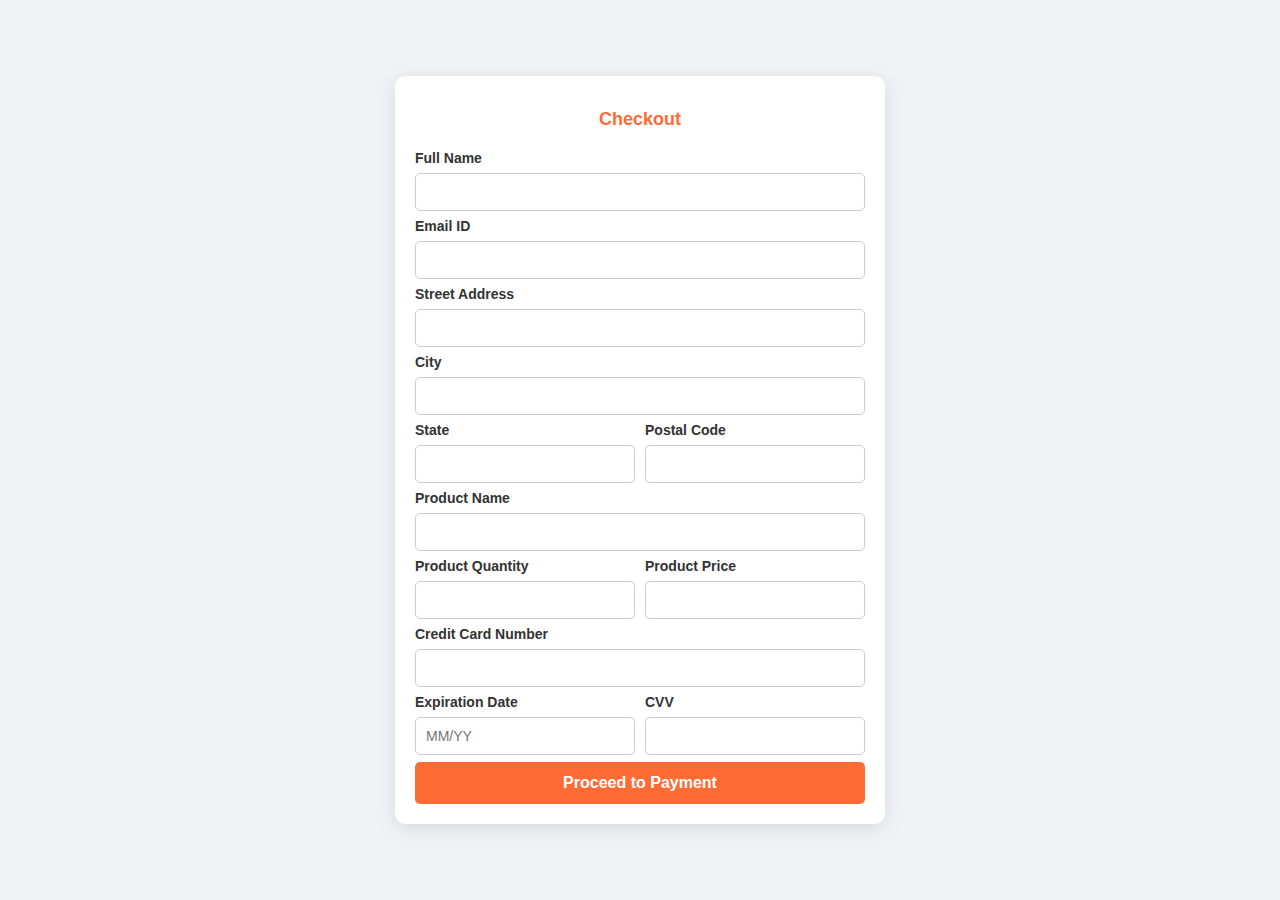
<file: src/Checkout.html>
<!DOCTYPE html>
<html lang="en">
  <head>
    <meta charset="UTF-8" />
    <meta name="viewport" content="width=device-width, initial-scale=1.0" />
    <title>Checkout</title>
    <style>
      body {
        font-family: "Segoe UI", Tahoma, Geneva, Verdana, sans-serif;
        background-color: #f0f2f5;
        margin: 0;
        padding: 0;
        display: flex;
        justify-content: center;
        align-items: center;
        height: 100vh;
        color: #333;
      }

      .checkout-container {
        background-color: #fff;
        padding: 20px;
        border-radius: 10px;
        box-shadow: 0 4px 20px rgba(0, 0, 0, 0.1);
        max-width: 450px;
        width: 100%;
        animation: fadeIn 1s ease-in-out;
      }

      h1 {
        text-align: center;
        margin-bottom: 20px;
        color: #ff6b35;
        font-size: 18px;
        animation: fadeInDown 1s ease-in-out;
      }

      .form-group {
        margin-bottom: 7px;
        animation: fadeInUp 1.5s ease-in-out;
      }

      label {
        display: block;
        margin-bottom: 7px;
        font-weight: bold;
        font-size: 14px;
      }

      input[type="text"],
      input[type="number"],
      textarea {
        width: 100%;
        padding: 10px;
        border: 1px solid #ccc;
        border-radius: 5px;
        box-sizing: border-box;
        font-size: 14px;
        transition: border-color 0.3s ease;
      }

      input[type="text"]:focus,
      input[type="number"]:focus,
      textarea:focus {
        border-color: #ff6b35;
        outline: none;
      }

      .form-row {
        display: flex;
        justify-content: space-between;
        gap: 10px;
      }

      .form-row .form-group {
        flex: 1;
      }

      .btn {
        display: block;
        width: 100%;
        padding: 12px;
        background-color: #ff6b35;
        color: white;
        border: none;
        border-radius: 5px;
        cursor: pointer;
        font-size: 16px;
        font-weight: bold;
        animation: fadeInUp 2s ease-in-out;
        transition: background-color 0.3s ease;
      }

      .btn:hover {
        background-color: #e65a30;
      }

      @keyframes fadeIn {
        0% {
          opacity: 0;
        }
        100% {
          opacity: 1;
        }
      }

      @keyframes fadeInDown {
        0% {
          opacity: 0;
          transform: translateY(-20px);
        }
        100% {
          opacity: 1;
          transform: translateY(0);
        }
      }

      @keyframes fadeInUp {
        0% {
          opacity: 0;
          transform: translateY(20px);
        }
        100% {
          opacity: 1;
          transform: translateY(0);
        }
      }
    </style>
    <script src="https://checkout.razorpay.com/v1/checkout.js"></script>
    <script>
      function initiatePayment() {
        var options = {
          key: "YOUR_RAZORPAY_KEY", // Replace with your Razorpay API key
          amount: 50000, // Amount is in paise (e.g., 50000 paise = INR 500)
          currency: "INR",
          name: "Your Company Name",
          description: "Test Transaction",
          image: "https://your-logo-url.com", // Optional: Add your company logo
          handler: function (response) {
            alert(
              "Payment successful! Payment ID: " + response.razorpay_payment_id
            );
            window.location.href = "payment.html";
          },
          prefill: {
            name: document.getElementById("full-name").value,
            email: document.getElementById("email").value,
            contact: "9999999999", // Optional: Prefill customer's phone number
          },
          notes: {
            address:
              document.getElementById("street-address").value +
              ", " +
              document.getElementById("city").value +
              ", " +
              document.getElementById("state").value +
              ", " +
              document.getElementById("postal-code").value,
          },
          theme: {
            color: "#3399cc",
          },
        };
        var rzp1 = new Razorpay(options);
        rzp1.open();
        event.preventDefault();
      }
    </script>
  </head>

  <body>
    <div class="checkout-container">
      <h1>Checkout</h1>
      <form onsubmit="initiatePayment(); return false;">
        <div class="form-group">
          <label for="full-name">Full Name</label>
          <input type="text" id="full-name" name="full-name" required />
        </div>
        <div class="form-group">
          <label for="email">Email ID</label>
          <input type="text" id="email" name="email" required />
        </div>
        <div class="form-group">
          <label for="street-address">Street Address</label>
          <input
            type="text"
            id="street-address"
            name="street-address"
            required
          />
        </div>
        <div class="form-group">
          <label for="city">City</label>
          <input type="text" id="city" name="city" required />
        </div>
        <div class="form-row">
          <div class="form-group">
            <label for="state">State</label>
            <input type="text" id="state" name="state" required />
          </div>
          <div class="form-group">
            <label for="postal-code">Postal Code</label>
            <input type="text" id="postal-code" name="postal-code" required />
          </div>
        </div>

        <div class="form-group">
          <label for="product-name">Product Name</label>
          <input type="text" id="product-name" name="product-name" required />
        </div>
        <div class="form-row">
          <div class="form-group">
            <label for="product-quantity">Product Quantity</label>
            <input
              type="number"
              id="product-quantity"
              name="product-quantity"
              required
            />
          </div>
          <div class="form-group">
            <label for="product-price">Product Price</label>
            <input
              type="number"
              id="product-price"
              name="product-price"
              required
            />
          </div>
        </div>

        <div class="form-group">
          <label for="card-number">Credit Card Number</label>
          <input type="text" id="card-number" name="card-number" required />
        </div>
        <div class="form-row">
          <div class="form-group">
            <label for="expiry-date">Expiration Date</label>
            <input
              type="text"
              id="expiry-date"
              name="expiry-date"
              placeholder="MM/YY"
              required
            />
          </div>
          <div class="form-group">
            <label for="cvv">CVV</label>
            <input type="text" id="cvv" name="cvv" required />
          </div>
        </div>
        <button type="submit" class="btn">Proceed to Payment</button>
      </form>
    </div>
  </body>
</html>
</file>
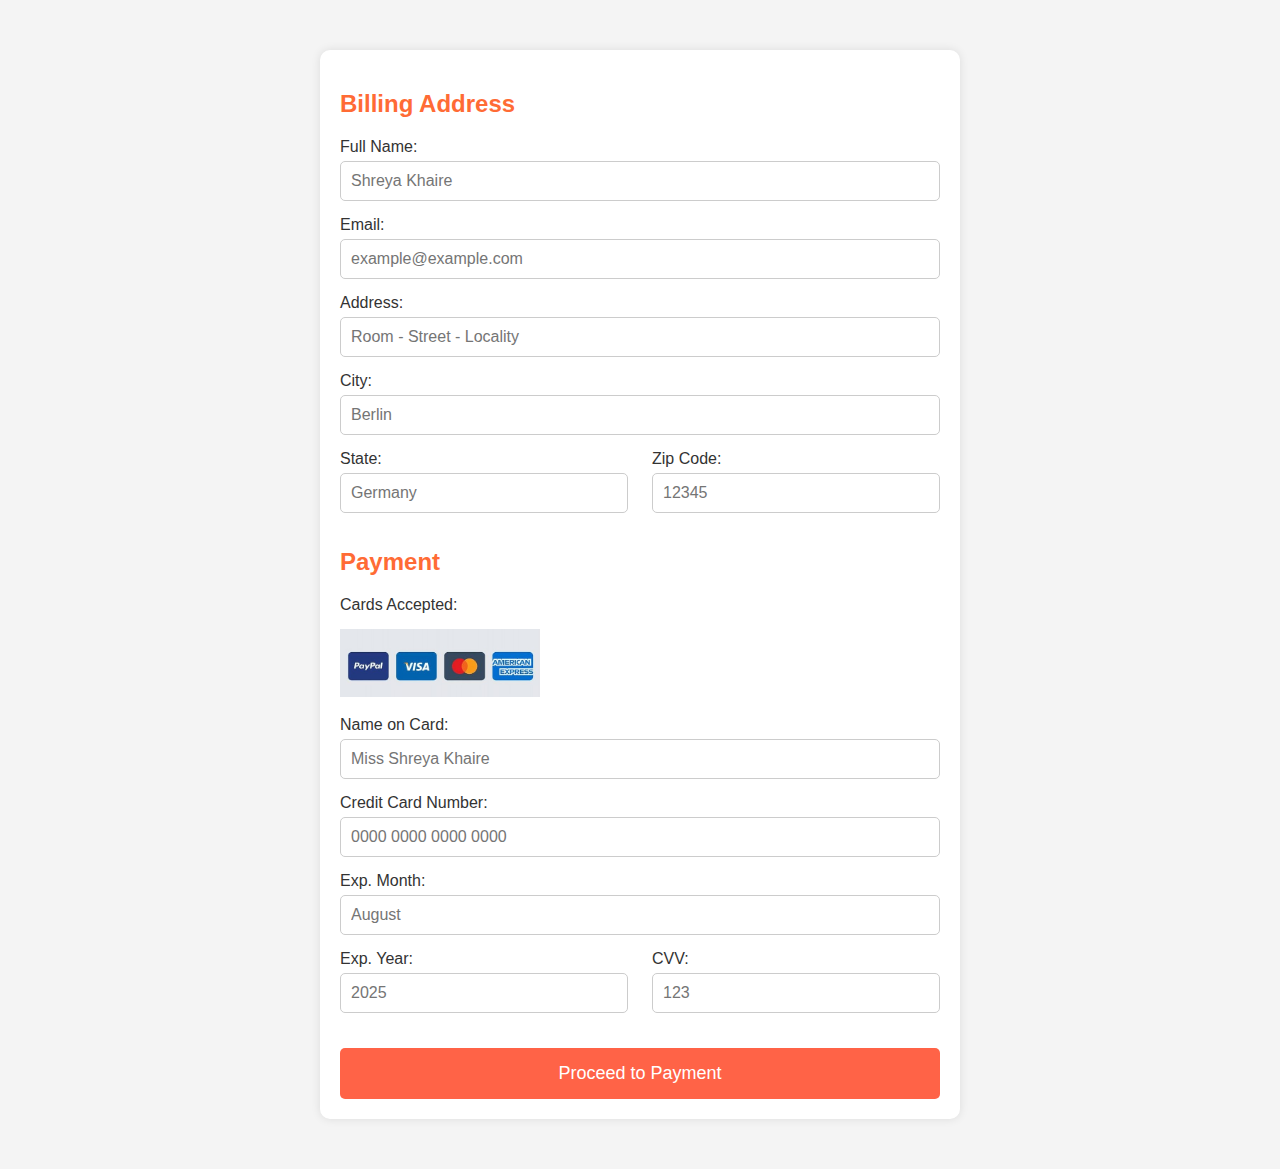
<file: src/Payment.html>
<!DOCTYPE html>
<html lang="en">
  <head>
    <meta charset="UTF-8" />
    <meta name="viewport" content="width=device-width, initial-scale=1.0" />
    <meta http-equiv="X-UA-Compatible" content="IE=edge" />
    <title>Payment Gateway</title>
    <style>
      body {
        font-family: Arial, sans-serif;
        background-color: #f4f4f4;
        margin: 0;
        padding: 0;
        color: #000;
        /* Font color set to black */
      }

      .container {
        max-width: 600px;
        margin: 50px auto;
        padding: 20px;
        background-color: white;
        box-shadow: 0 0 10px rgba(0, 0, 0, 0.1);
        border-radius: 10px;
        animation: fadeIn 1s ease-in-out;
        /* Fade-in animation for the container */
      }

      h2.title {
        font-size: 24px;
        color: #ff6b35;
        /* Heading color */
        margin-bottom: 20px;
        animation: fadeInDown 1s ease-in-out;
        /* Fade-in animation for the heading */
      }

      .input-box {
        margin-bottom: 15px;
        animation: fadeInUp 1.5s ease-in-out;
        /* Fade-in animation for input boxes */
      }

      .input-box span {
        display: block;
        font-size: 16px;
        margin-bottom: 5px;
        color: #333;
      }

      input[type="text"],
      input[type="email"],
      input[type="number"] {
        width: 100%;
        padding: 10px;
        border: 1px solid #ccc;
        border-radius: 5px;
        box-sizing: border-box;
        font-size: 16px;
      }

      .flex {
        display: flex;
        justify-content: space-between;
      }

      .flex .input-box {
        width: 48%;
      }

      .card-icons {
        width: 100%;
        max-width: 200px;
        margin-top: 10px;
      }

      .btn {
        width: 100%;
        padding: 15px;
        background-color: #ff6347;
        color: white;
        border: none;
        border-radius: 5px;
        font-size: 18px;
        cursor: pointer;
        text-align: center;
        margin-top: 20px;
        animation: fadeInUp 2s ease-in-out;
        /* Fade-in animation for the button */
      }

      .btn:hover {
        background-color: #e5533d;
      }

      @keyframes fadeIn {
        0% {
          opacity: 0;
        }
        100% {
          opacity: 1;
        }
      }

      @keyframes fadeInDown {
        0% {
          opacity: 0;
          transform: translateY(-20px);
        }
        100% {
          opacity: 1;
          transform: translateY(0);
        }
      }

      @keyframes fadeInUp {
        0% {
          opacity: 0;
          transform: translateY(20px);
        }
        100% {
          opacity: 1;
          transform: translateY(0);
        }
      }
    </style>
  </head>

  <body>
    <div class="container">
      <form action="payment_processing.php" method="POST">
        <div class="billing-address">
          <h2 class="title">Billing Address</h2>
          <div class="input-box">
            <span>Full Name:</span>
            <input
              type="text"
              name="fullname"
              placeholder="Shreya Khaire"
              required
            />
          </div>
          <div class="input-box">
            <span>Email:</span>
            <input
              type="email"
              name="email"
              placeholder="example@example.com"
              required
            />
          </div>
          <div class="input-box">
            <span>Address:</span>
            <input
              type="text"
              name="address"
              placeholder="Room - Street - Locality"
              required
            />
          </div>
          <div class="input-box">
            <span>City:</span>
            <input type="text" name="city" placeholder="Berlin" required />
          </div>
          <div class="flex">
            <div class="input-box">
              <span>State:</span>
              <input type="text" name="state" placeholder="Germany" required />
            </div>
            <div class="input-box">
              <span>Zip Code:</span>
              <input type="text" name="zipcode" placeholder="12345" required />
            </div>
          </div>
        </div>

        <div class="payment-details">
          <h2 class="title">Payment</h2>
          <div class="input-box">
            <span>Cards Accepted:</span>
            <img
              src="Payicon.jpg.jpg"
              alt="Cards Accepted"
              class="card-icons"
            />
          </div>
          <div class="input-box">
            <span>Name on Card:</span>
            <input
              type="text"
              name="cardname"
              placeholder="Miss Shreya Khaire"
              required
            />
          </div>
          <div class="input-box">
            <span>Credit Card Number:</span>
            <input
              type="text"
              name="cardnumber"
              placeholder="0000 0000 0000 0000"
              required
            />
          </div>
          <div class="input-box">
            <span>Exp. Month:</span>
            <input type="text" name="expmonth" placeholder="August" required />
          </div>
          <div class="flex">
            <div class="input-box">
              <span>Exp. Year:</span>
              <input type="text" name="expyear" placeholder="2025" required />
            </div>
            <div class="input-box">
              <span>CVV:</span>
              <input type="text" name="cvv" placeholder="123" required />
            </div>
          </div>
        </div>

        <button type="submit" class="btn">Proceed to Payment</button>
      </form>
    </div>
  </body>
</html>
</file>
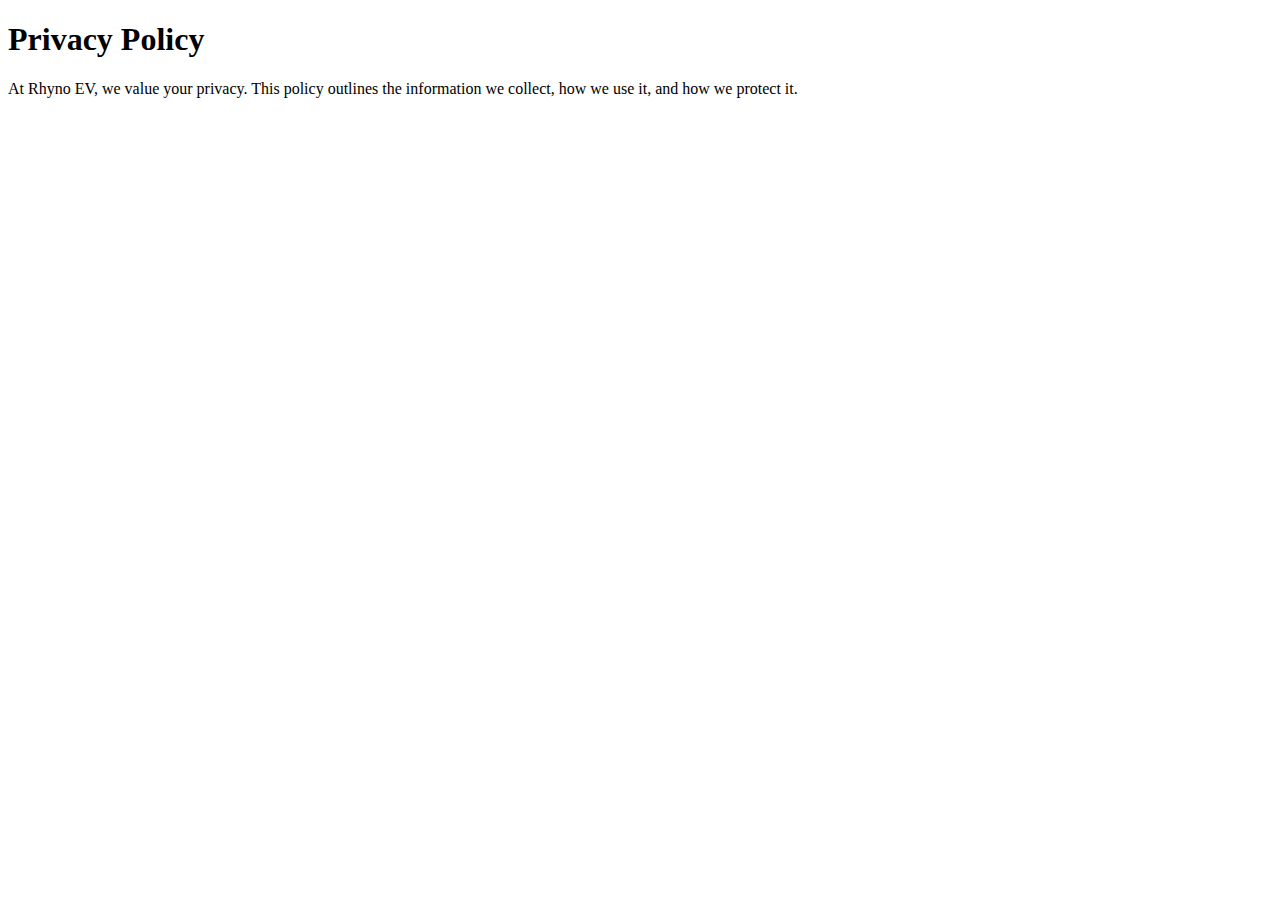
<file: src/privacy_policy.html>
<!DOCTYPE html>
<html lang="en">
  <head>
    <meta charset="UTF-8" />
    <meta name="viewport" content="width=device-width, initial-scale=1.0" />
    <title>Privacy Policy - Rhyno EV</title>
    <link rel="stylesheet" href="index.html" />
  </head>

  <body>
    <section id="privacy_policy">
      <h1 class="animate">Privacy Policy</h1>
      <p>
        At Rhyno EV, we value your privacy. This policy outlines the information
        we collect, how we use it, and how we protect it.
      </p>
      <!-- Add more content sections here -->
    </section>
  </body>
</html>
</file>
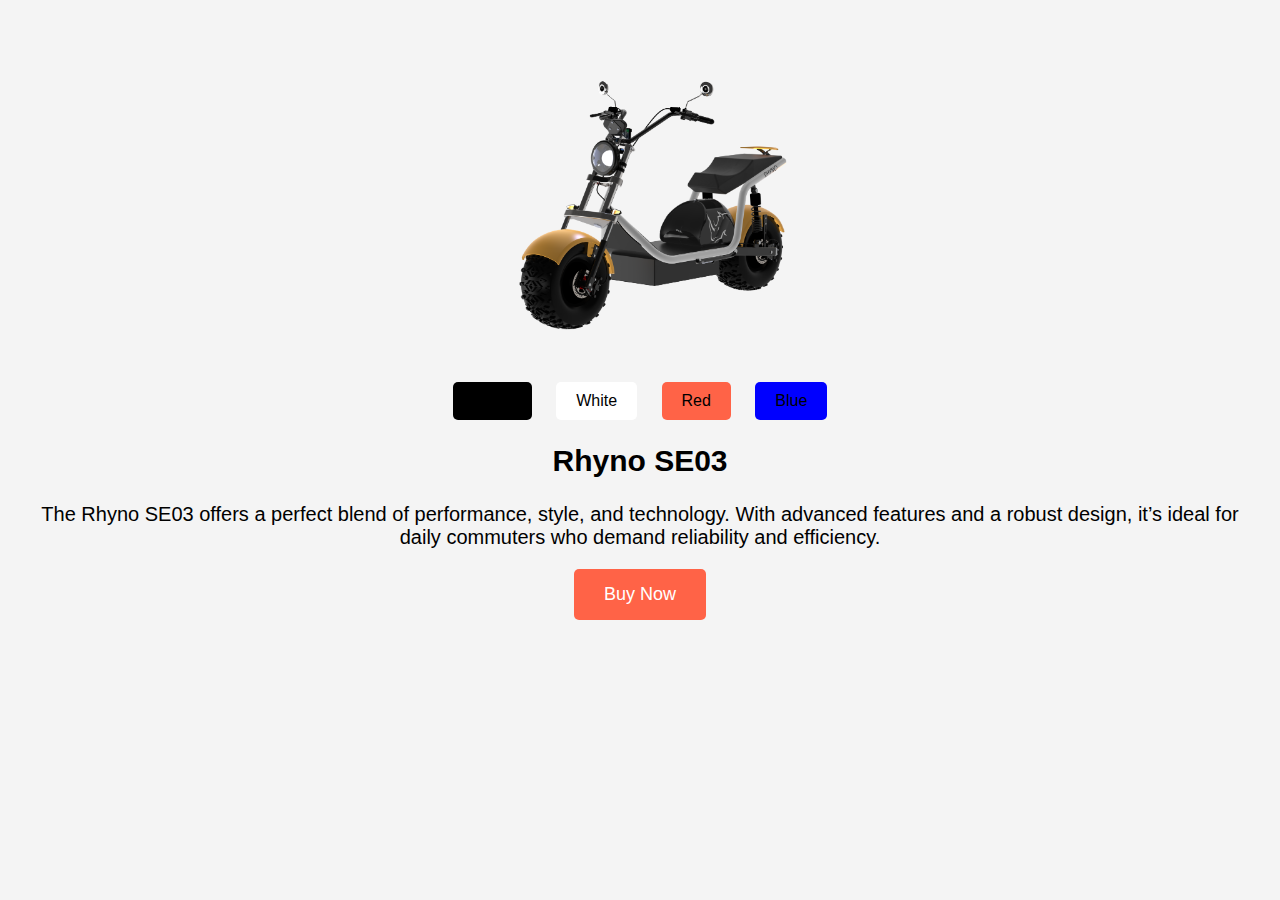
<file: src/SE03.html>
<!DOCTYPE html>
<html lang="en">
  <head>
    <meta charset="UTF-8" />
    <meta name="viewport" content="width=device-width, initial-scale=1.0" />
    <title>Rhyno EV - SE03</title>
    <style>
      body {
        font-family: Arial, sans-serif;
        margin: 0;
        padding: 0;
        background-color: #f4f4f4;
      }

      .container {
        max-width: 1200px;
        margin: 0 auto;
        padding: 20px;
      }

      .vehicle-image {
        text-align: center;
      }

      .vehicle-image img {
        width: 100%;
        max-width: 600px;
        border-radius: 10px;
      }

      .color-selection {
        text-align: center;
        margin: 20px 0;
      }

      .color-button {
        padding: 10px 20px;
        margin: 0 10px;
        border: none;
        border-radius: 5px;
        cursor: pointer;
        font-size: 16px;
      }

      .details {
        text-align: center;
        margin: 20px 0;
        font-size: 20px;
      }

      .buy-button {
        display: block;
        margin: 20px auto;
        padding: 15px 30px;
        background-color: #ff6347;
        color: white;
        border: none;
        border-radius: 5px;
        font-size: 18px;
        cursor: pointer;
      }
    </style>
  </head>

  <body>
    <div class="container">
      <div class="vehicle-image">
        <img src="se03.png.png" alt="SE03" />
      </div>

      <div class="color-selection">
        <button class="color-button" style="background-color: #000">
          Black
        </button>
        <button
          class="color-button"
          style="background-color: #fff; color: #000"
        >
          White
        </button>
        <button class="color-button" style="background-color: #ff6347">
          Red
        </button>
        <button class="color-button" style="background-color: #0000ff">
          Blue
        </button>
      </div>

      <div class="details">
        <h2>Rhyno SE03</h2>
        <p>
          The Rhyno SE03 offers a perfect blend of performance, style, and
          technology. With advanced features and a robust design, it’s ideal for
          daily commuters who demand reliability and efficiency.
        </p>
      </div>

      <button class="buy-button" onclick="location.href='checkout.html'">
        Buy Now
      </button>
    </div>
  </body>
</html>
</file>
